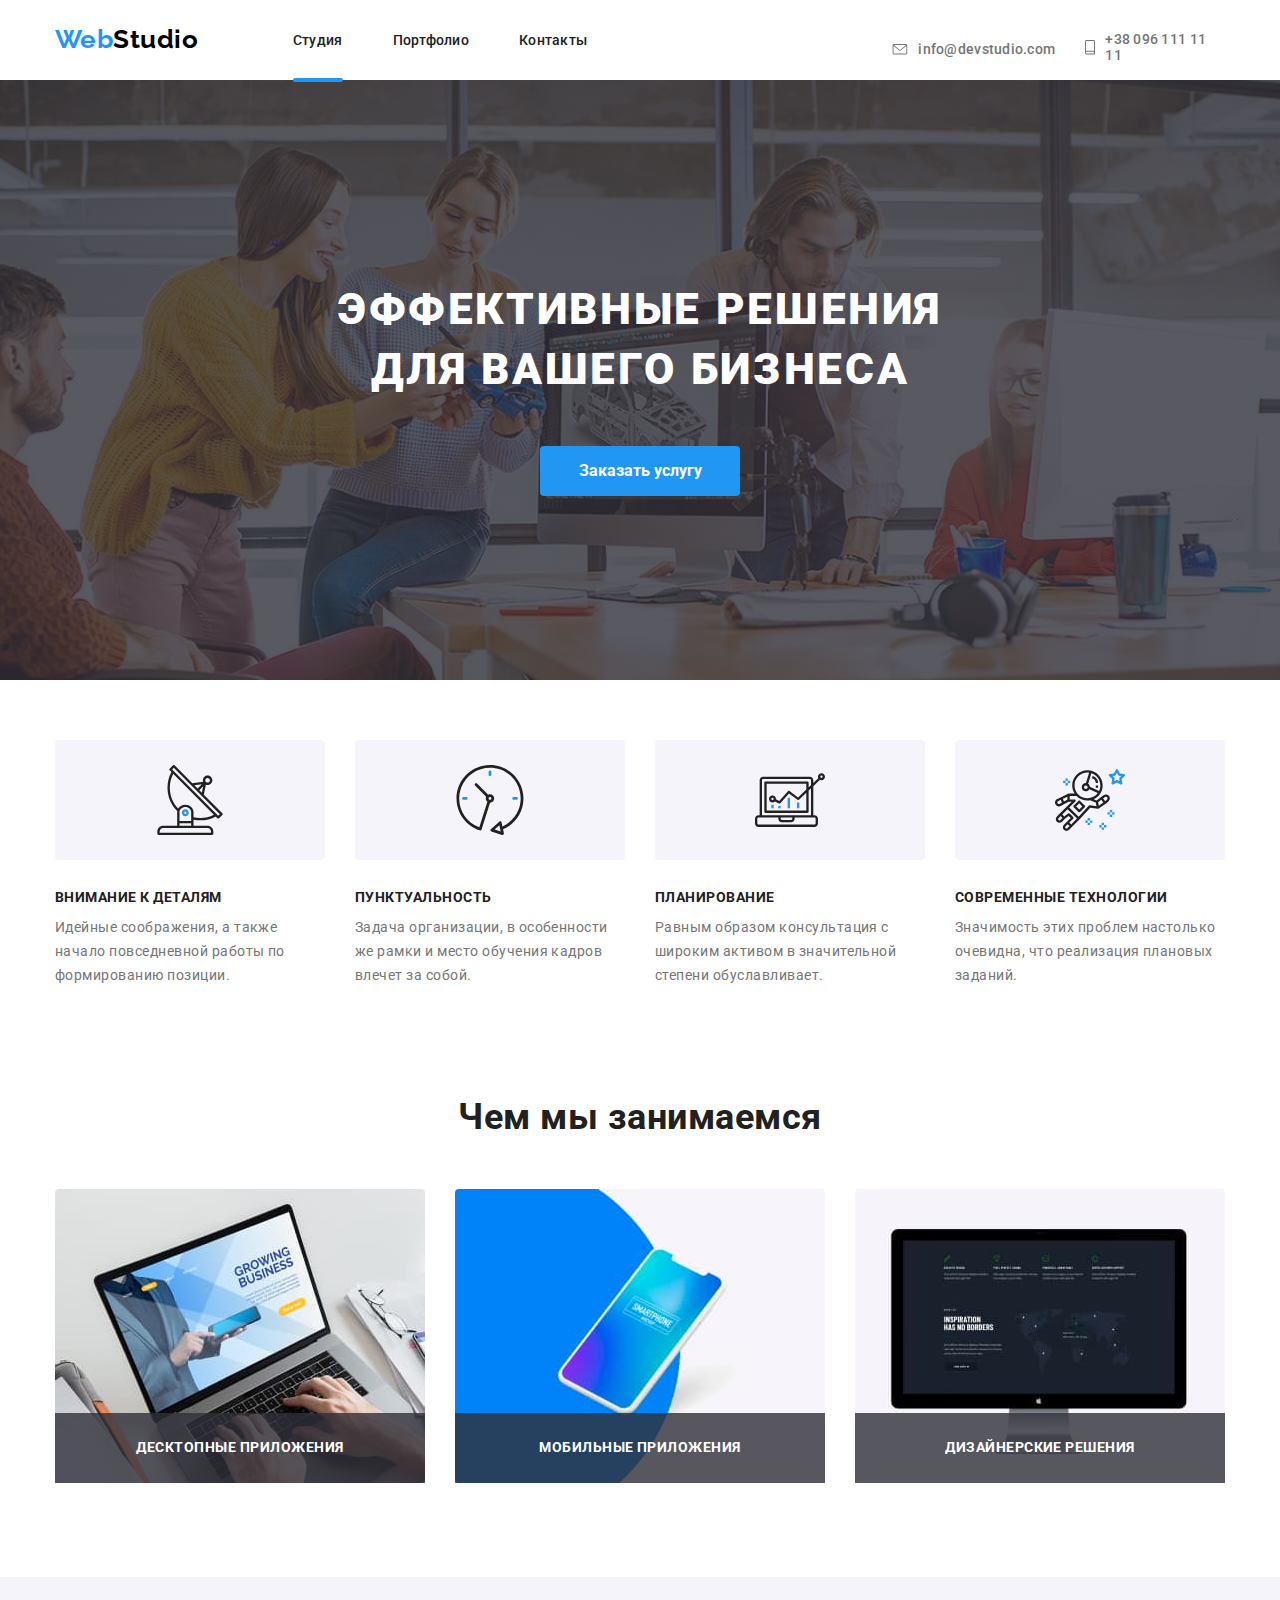
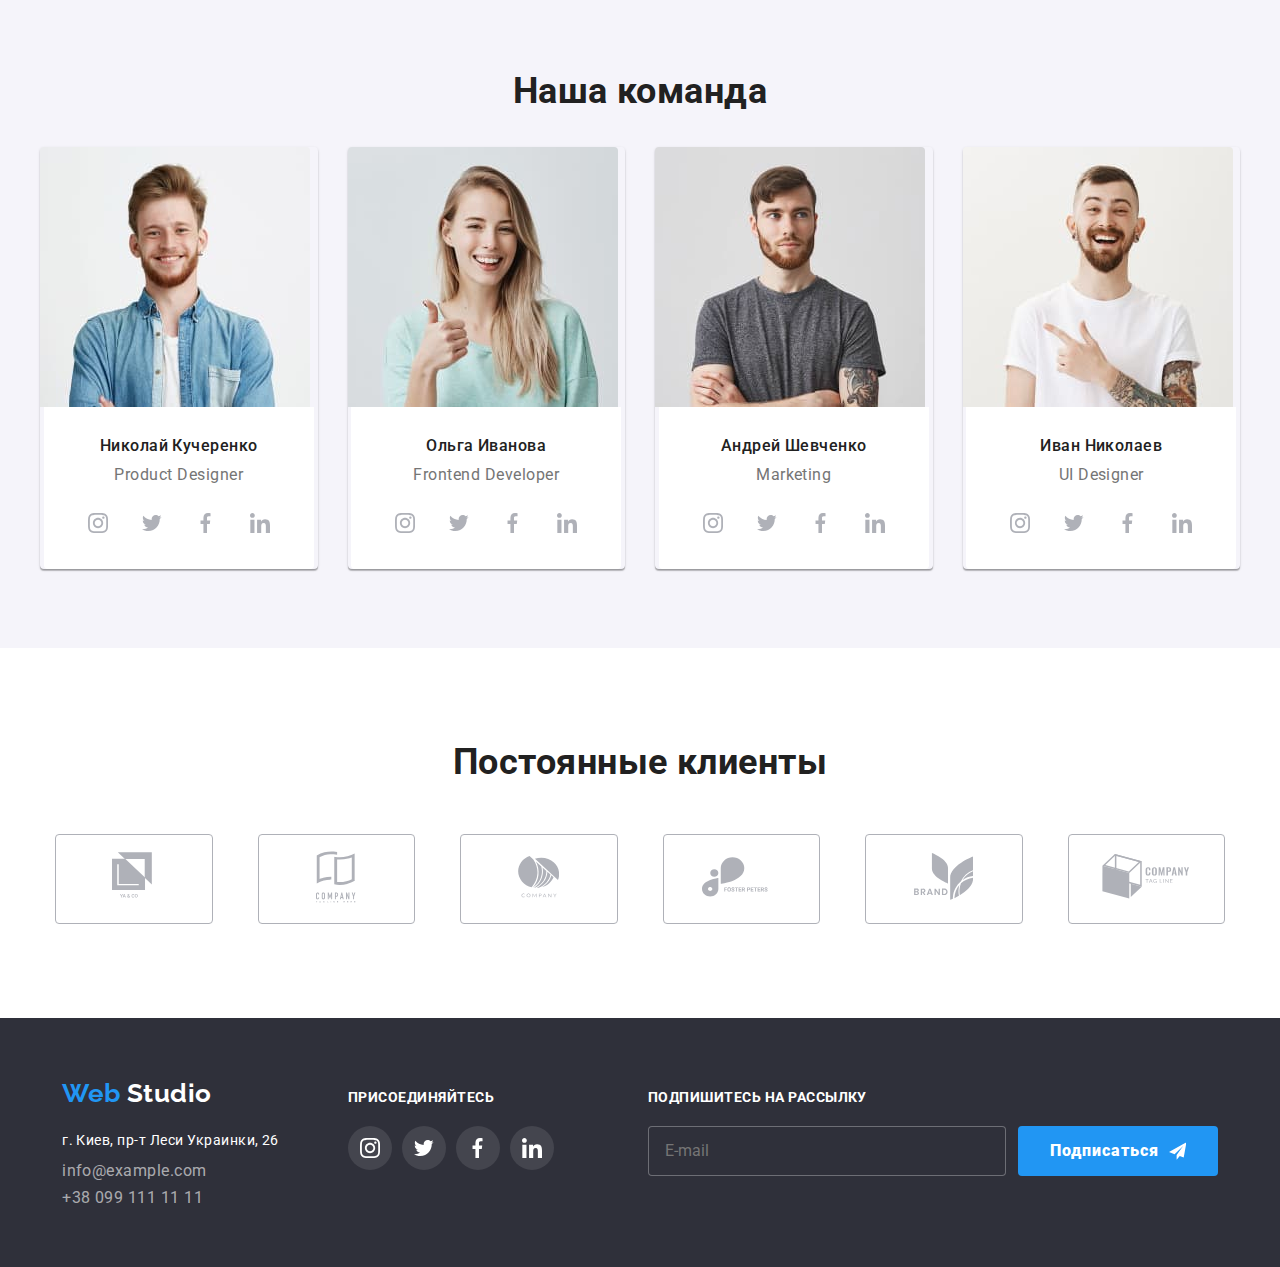
<file: index.html>
<!DOCTYPE html>
<html lang="ru">

<head>
  <meta charset="UTF-8" />
  <meta name="viewport" content="width=device-width, initial-scale=1.0" />
  <title>Студия</title>
  <link href="https://fonts.googleapis.com/css2?family=Raleway:wght@700&family=Roboto:wght@400;500;700;900&display=swap"
    rel="stylesheet" />
  <link rel="stylesheet"
    href="https://cdnjs.cloudflare.com/ajax/libs/modern-normalize/0.6.0/modern-normalize.min.css" />
  <link rel="stylesheet" href="./css/main.min.css" />
</head>

<body>
  <!-- Header -->
  <header class="page-header">
    <div class="container header">
      <a href="./index.html" class="logo">Web<span>Studio</span></a>

      <div class="mobile-menu" id="mobile-menu" data-menu>
        <nav class="header-nav">
          <ul class="nav navigation">
            <li class="item">
              <a href="./index.html" class="link current">Студия</a>
            </li>
            <li class="item">
              <a href="./portfolio.html" class="link">Портфолио</a>
            </li>
            <li class="item"><a href="" class="link">Контакты</a></li>
          </ul>
        </nav>

        <ul class="nav header-contacts">
          <li class="item">
            <a href="mailto:info@devstudio.com " class="link contacts">
              <svg class="icon cover">
                <use href="./img/sprite.svg#cover_icon"></use>
              </svg>info@devstudio.com</a>
          </li>
          <li class="item">
            <a href="tel:+380961111111" class="link contacts">
              <svg class="icon phone">
                <use href="./img/sprite.svg#phone_icon"></use>
              </svg>
              +38 096 111 11 11</a>
          </li>
        </ul>
      </div>

      <button type="button" class="menu-button" data-menu-button>
        <svg width="19" height="19" aria-label="Переключатель мобильного меню" aria-expanded="false"
          aria-controls="menu-container">
          <use class="cross-icon" href="./img/sprite.svg#close2"></use>
          <use class="menu-icon" href="./img/sprite.svg#menu"></use>
        </svg>
      </button>
    </div>
  </header>
  <main>
    <!-- Hero -->
    <section class="hero">
      <h1 class="hero-title">
        эффективные решения<br />
        для вашего бизнеса
      </h1>
      <button class="button" data-modal-open>Заказать услугу</button>
    </section>

    <!--Advantages-->
    <section class="section container">
      <h2 class="section-title visually-hidden">Преимущества</h2>
      <ul class="advantages">
        <li class="item">
          <div class="background">
            <svg class="img">
              <use href="./img/sprite.svg#antenna"></use>
            </svg>
          </div>
          <h3 class="title">Внимание к деталям</h3>
          <p class="title-text">
            Идейные соображения, а также начало повседневной работы по
            формированию позиции.
          </p>
        </li>
        <li class="item">
          <div class="background">
            <svg class="img">
              <use href="./img/sprite.svg#clock"></use>
            </svg>
          </div>
          <h3 class="title">Пунктуальность</h3>
          <p class="title-text">
            Задача организации, в особенности же рамки и место обучения кадров
            влечет за собой.
          </p>
        </li>
        <li class="item">
          <div class="background">
            <svg class="img">
              <use href="./img/sprite.svg#computer"></use>
            </svg>
          </div>
          <h3 class="title">Планирование</h3>
          <p class="title-text">
            Равным образом консультация с широким активом в значительной
            степени обуславливает.
          </p>
        </li>
        <li class="item">
          <div class="background">
            <svg class="img">
              <use href="./img/sprite.svg#cosmonaut"></use>
            </svg>
          </div>
          <h3 class="title">Современные технологии</h3>
          <p class="title-text">
            Значимость этих проблем настолько очевидна, что реализация
            плановых заданий.
          </p>
        </li>
      </ul>
    </section>

    <!-- Activity -->
    <section class="section container activity-section">
      <h2 class="section-title">Чем мы занимаемся</h2>
      <ul class="activity">
        <li class="item">
          <a href="">
            <picture>
              <source srcset="
                    ./img/desktop/laptop.jpg    1x,
                    ./img/desktop/laptop@2x.jpg 2x
                  " media="(min-width: 1200px)" />
              <img src="./img/desktop/laptop.jpg" alt="Laptop" />
            </picture>
          </a>
          <h3 class="activity-title">Десктопные приложения</h3>
        </li>
        <li class="item">
          <a href="">
            <picture>
              <source srcset="
                    ./img/desktop/phone.jpg    1x,
                    ./img/desktop/phone@2x.jpg 2x
                  " media="(min-width: 1200px)" />
              <img src="./img/desktop/phone.jpg" alt="Phone" />
            </picture>
          </a>
          <h3 class="activity-title">Мобильные приложения</h3>
        </li>
        <li class="item">
          <a href="">
            <source srcset="
                ./img/desktop/screen.jpg 1x,
                ./img/desktop/screen@2x.jpg 2x
              " media="(min-width: 1200px)" />
            <img src="./img/desktop/screen.jpg" alt="Screen" />
            </picture></a>
          <h3 class="activity-title">Дизайнерские решения</h3>
        </li>
      </ul>
    </section>

    <!-- Team -->

    <section class="section team-container" lang="en">
      <div class="team container">
        <h2 class="section-title team-title">Наша команда</h2>
        <ul class="people">
          <li class="person">
            <picture>
              <source srcset="
                    ./img/mobile/nikolay.jpg    1x,
                    ./img/mobile/nikolay@2x.jpg 2x
                  " media="(max-width: 767px)" />
              <source srcset="
                    ./img/tablet/nikolay.jpg    1x,
                    ./img/tablet/nikolay@2x.jpg 2x
                  " media="(max-width: 1199px)" />
              <source srcset="
                    ./img/desktop/nikolay.jpg    1x,
                    ./img/desktop/nikolay@2x.jpg 2x
                  " media="(min-width: 1200px)" />
              <img class="face" src="./img/mobile/nikolay.jpg" alt="Николай Кучеренко" />
            </picture>
            <div class="about-person">
              <h3 class="name">Николай Кучеренко</h3>
              <p class="profession">Product Designer</p>
              <ul class="social-network">
                <li class="item">
                  <a href="https://www.instagram.com/" target="_blank" class="team-link"><svg class="team-icon">
                      <use href="./img/sprite.svg#instagram"></use>
                    </svg></a>
                </li>
                <li class="item">
                  <a href="https://www.twitter.com/" target="_blank" class="team-link"><svg class="team-icon">
                      <use href="./img/sprite.svg#twitter"></use>
                    </svg></a>
                </li>
                <li class="item">
                  <a href="https://www.facebook.com/" target="_blank" class="team-link"><svg class="team-icon">
                      <use href="./img/sprite.svg#facebook"></use>
                    </svg></a>
                </li>
                <li class="item">
                  <a href="https://www.linkedin.com/" target="_blank" class="team-link"><svg class="team-icon">
                      <use href="./img/sprite.svg#linkedin"></use>
                    </svg></a>
                </li>
              </ul>
            </div>
          </li>
          <li class="person">
            <picture>
              <source srcset="./img/mobile/olga.jpg 1x, ./img/mobile/olga@2x.jpg 2x" media="(max-width: 767px)" />
              <source srcset="./img/tablet/olga.jpg 1x, ./img/tablet/olga@2x.jpg 2x" media="(max-width: 1199px)" />
              <source srcset="
                    ./img/desktop/olga.jpg    1x,
                    ./img/desktop/olga@2x.jpg 2x
                  " media="(min-width: 1200px)" />
              <img class="face" src="./img/mobile/olga.jpg" alt="Ольга Иванова" />
            </picture>
            <div class="about-person">
              <h3 class="name">Ольга Иванова</h3>
              <p class="profession">Frontend Developer</p>
              <ul class="social-network">
                <li class="item">
                  <a href="https://www.instagram.com/" target="_blank" class="team-link"><svg class="team-icon">
                      <use href="./img/sprite.svg#instagram"></use>
                    </svg></a>
                </li>
                <li class="item">
                  <a href="https://www.twitter.com/" target="_blank" class="team-link"><svg class="team-icon">
                      <use href="./img/sprite.svg#twitter"></use>
                    </svg></a>
                </li>
                <li class="item">
                  <a href="https://www.facebook.com/" target="_blank" class="team-link"><svg class="team-icon">
                      <use href="./img/sprite.svg#facebook"></use>
                    </svg></a>
                </li>
                <li class="item">
                  <a href="https://www.linkedin.com/" target="_blank" class="team-link"><svg class="team-icon">
                      <use href="./img/sprite.svg#linkedin"></use>
                    </svg></a>
                </li>
              </ul>
            </div>
          </li>
          <li class="person">
            <picture>
              <source srcset="
                    ./img/mobile/andrey.jpg    1x,
                    ./img/mobile/andrey@2x.jpg 2x
                  " media="(max-width: 767px)" />
              <source srcset="
                    ./img/tablet/andrey.jpg    1x,
                    ./img/tablet/andrey@2x.jpg 2x
                  " media="(max-width: 1199px)" />
              <source srcset="
                    ./img/desktop/andrey.jpg    1x,
                    ./img/desktop/andrey@2x.jpg 2x
                  " media="(min-width: 1200px)" />
              <img class="face" src="./img/mobile/andrey.jpg" alt="Андрей Шевченко" />
            </picture>
            <div class="about-person">
              <h3 class="name">Андрей Шевченко</h3>
              <p class="profession">Marketing</p>
              <ul class="social-network">
                <li class="item">
                  <a href="https://www.instagram.com/" target="_blank" class="team-link"><svg class="team-icon">
                      <use href="./img/sprite.svg#instagram"></use>
                    </svg></a>
                </li>
                <li class="item">
                  <a href="https://www.twitter.com/" target="_blank" class="team-link"><svg class="team-icon">
                      <use href="./img/sprite.svg#twitter"></use>
                    </svg></a>
                </li>
                <li class="item">
                  <a href="https://www.facebook.com/" target="_blank" class="team-link"><svg class="team-icon">
                      <use href="./img/sprite.svg#facebook"></use>
                    </svg></a>
                </li>
                <li class="item">
                  <a href="https://www.linkedin.com/" target="_blank" class="team-link"><svg class="team-icon">
                      <use href="./img/sprite.svg#linkedin"></use>
                    </svg></a>
                </li>
              </ul>
            </div>
          </li>
          <li class="person">
            <picture>
              <source srcset="./img/mobile/ivan.jpg 1x, ./img/mobile/ivan@2x.jpg 2x" media="(max-width: 767px)" />
              <source srcset="./img/tablet/ivan.jpg 1x, ./img/tablet/ivan@2x.jpg 2x" media="(max-width: 1199px)" />
              <source srcset="
                    ./img/desktop/ivan.jpg    1x,
                    ./img/desktop/ivan@2x.jpg 2x
                  " media="(min-width: 1200px)" />
              <img class="face" src="./img/mobile/ivan.jpg" alt="Иван Николаев" />
            </picture>
            <div class="about-person">
              <h3 class="name">Иван Николаев</h3>
              <p class="profession">UI Designer</p>
              <ul class="social-network">
                <li class="item">
                  <a href="https://www.instagram.com/" target="_blank" class="team-link"><svg class="team-icon">
                      <use href="./img/sprite.svg#instagram"></use>
                    </svg></a>
                </li>
                <li class="item">
                  <a href="https://www.twitter.com/" target="_blank" class="team-link"><svg class="team-icon">
                      <use href="./img/sprite.svg#twitter"></use>
                    </svg></a>
                </li>
                <li class="item">
                  <a href="https://www.facebook.com/" target="_blank" class="team-link"><svg class="team-icon">
                      <use href="./img/sprite.svg#facebook"></use>
                    </svg></a>
                </li>
                <li class="item">
                  <a href="https://www.linkedin.com/" target="_blank" class="team-link"><svg class="team-icon">
                      <use href="./img/sprite.svg#linkedin"></use>
                    </svg></a>
                </li>
              </ul>
            </div>
          </li>
        </ul>
      </div>
    </section>

    <!-- Customers -->
    <section class="section container">
      <h2 class="section-title">Постоянные клиенты</h2>
      <ul class="customers">
        <li class="item">
          <a href="">
            <svg class="icon company1">
              <use href="./img/sprite.svg#company1"></use>
            </svg></a>
        </li>
        <li class="item">
          <a href=""><svg class="icon company2">
              <use href="./img/sprite.svg#company2"></use>
            </svg></a>
        </li>
        <li class="item">
          <a href="">
            <svg class="icon company3">
              <use href="./img/sprite.svg#company3"></use>
            </svg></a>
        </li>
        <li class="item">
          <a href="">
            <svg class="icon company4">
              <use href="./img/sprite.svg#company4"></use>
            </svg></a>
        </li>
        <li class="item">
          <a href="">
            <svg class="icon company5">
              <use href="./img/sprite.svg#company5"></use>
            </svg></a>
        </li>
        <li class="item">
          <a href="">
            <svg class="icon company6">
              <use href="./img/sprite.svg#company6"></use>
            </svg></a>
        </li>
      </ul>
    </section>
  </main>

  <!-- Footer -->
  <footer>
    <div class="footer container">
      <div class="footer-contacts">
        <a href="./index.html" class="logo logo-footer">Web <span>Studio</span></a>
        <address>
          <a href="https://www.google.com/maps/place/%D0%B1%D1%83%D0%BB.+%D0%9B%D0%B5%D1%81%D0%B8+%D0%A3%D0%BA%D1%80%D0%B0%D0%B8%D0%BD%D0%BA%D0%B8,+26,+%D0%9A%D0%B8%D0%B5%D0%B2,+02000/@50.4265807,30.5361971,17z/data=!3m1!4b1!4m5!3m4!1s0x40d4cf0e033ecbe9:0x57a4dffefec77da0!8m2!3d50.4265807!4d30.5383858"
            class="address" target="_blank">г. Киев, пр-т Леси Украинки, 26</a><br />
          <a href="mailto:info@example.com" class="link mail">info@example.com</a><br />
          <a href="tel:+380991111111" class="link tel">+38 099 111 11 11</a>
        </address>
      </div>
      <div class="follow-us">
        <h2 class="footer-title">присоединяйтесь</h2>
        <ul class="social-networks">
          <li class="item">
            <a href="https://www.instagram.com/" class="link" target="_blank" aria-label="Ссылка на Instagram">
              <svg class="footer-icon">
                <use href="./img/sprite.svg#instagram"></use>
              </svg></a>
          </li>
          <li class="item">
            <a href="https://www.twitter.com/" class="link" target="_blank" aria-label="Ссылка на Twitter">
              <svg class="footer-icon">
                <use href="./img/sprite.svg#twitter"></use>
              </svg></a>
          </li>
          <li class="item">
            <a href="https://www.facebook.com/" class="link" target="_blank" aria-label="Ссылка на Facebook">
              <svg class="footer-icon">
                <use href="./img/sprite.svg#facebook"></use>
              </svg></a>
          </li>
          <li class="item">
            <a href="https://www.linkedin.com/" class="link" target="_blank" aria-label="Ссылка на LinkedIn"><svg
                class="footer-icon">
                <use href="./img/sprite.svg#linkedin"></use>
              </svg></a>
          </li>
        </ul>
      </div>
      <div class="subscribe">
        <h2 class="footer-title">подпишитесь на рассылку</h2>
        <form class="footer-form">
          <label class="e-mail-label" for="e-mail"></label>
          <input class="email-input" type="email" name="e-mail" id="e-mail" placeholder="E-mail" />
          <button class="button-footer">Подписаться<svg class="plane">
              <use href="./img/sprite.svg#plane"></use>
            </svg>
          </button>
        </form>
      </div>
    </div>
    <!-- <p class="copiright">2020 | Developed by GoIT Students</p> -->
  </footer>

  <!-- Modal -->
  <div class="backdrop is-hidden" data-modal>
    <div class="modal">
      <h2 class="modal-title">Оставьте свои данные, мы вам перезвоним</h2>
      <form action="" class="form">
        <div class="form-field">
          <input class="form-input" type="text" name="name" id="name" autofocus autocomplete="on" placeholder=" " />
          <label class="form-label" for="name">Имя</label>
          <svg class="icon-form">
            <use href="./img/sprite.svg#person-modal"></use>
          </svg>
        </div>

        <div class="form-field">
          <input class="form-input" type="tel" name="tel" id="tel" autocomplete="on" placeholder=" " />
          <label class="form-label" for="tel">Телефон</label>
          <svg class="icon-form">
            <use href="./img/sprite.svg#phone-modal"></use>
          </svg>
        </div>

        <div class="form-field">
          <input class="form-input" type="email" name="mail" id="mail" autocomplete="on" placeholder=" " />
          <label class="form-label" for="mail">Почта</label>
          <svg class="icon-form">
            <use href="./img/sprite.svg#email-modal"></use>
          </svg>
        </div>

        <div class="form-field">
          <textarea name="comment" id="comment" rows="10" class="form-texterea" placeholder=" "></textarea>
          <label class="comment-label" for="comment">Комментарий</label>
        </div>

        <label class="checkbox-label">
          <input class="checkbox" type="checkbox" name="agree" value="accept-policy" />
          <span class="checkbox-icon"></span>
          <p class="agree">
            Соглашаюсь с рассылкой и принимаю <a href="">Условия договора</a>
          </p>
        </label>

        <button class="button-modal" type="submit">Отправить</button>
      </form>
      <button type="button" class="close" data-modal-close>
        <svg class="icon-close">
          <use href="./img/sprite.svg#close"></use>
        </svg>
      </button>
    </div>
  </div>
  <script src="./js/modal.js"></script>
  <script src="./js/menu.js"></script>
</body>

</html>
</file>
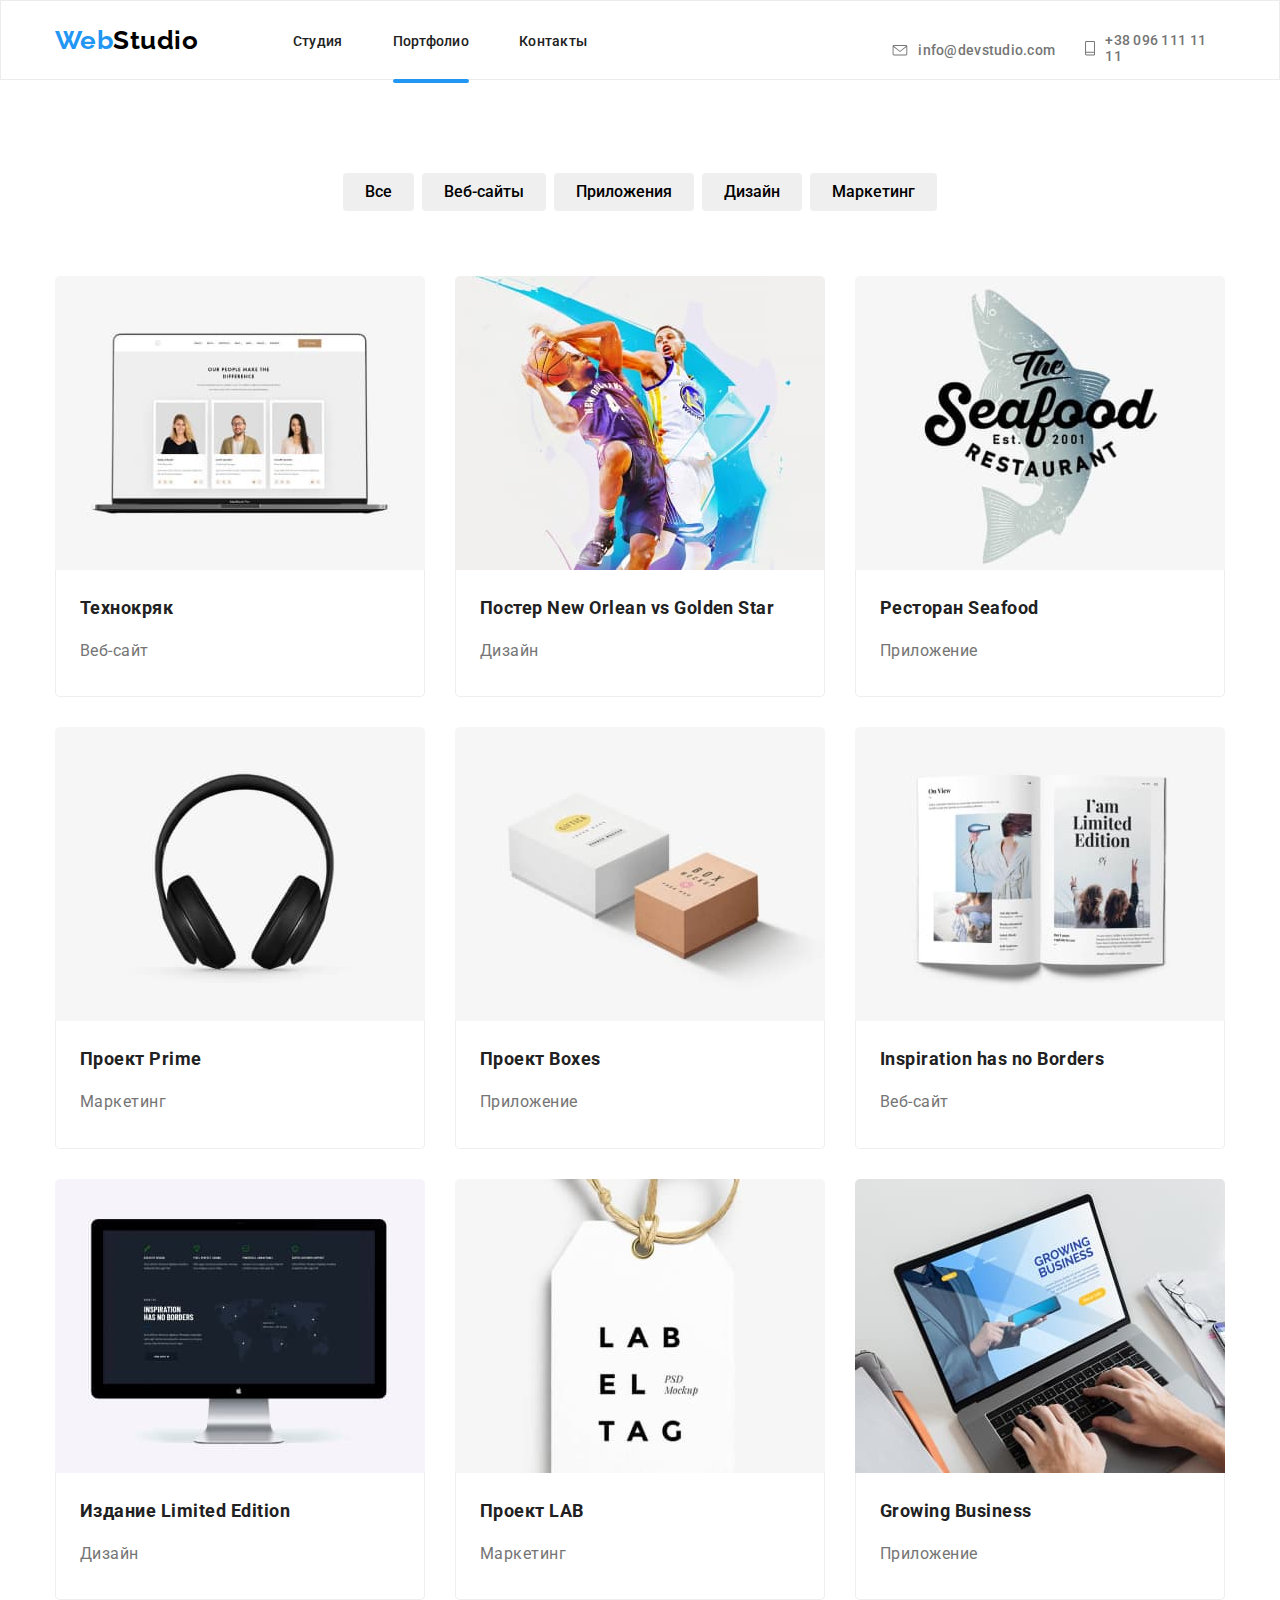
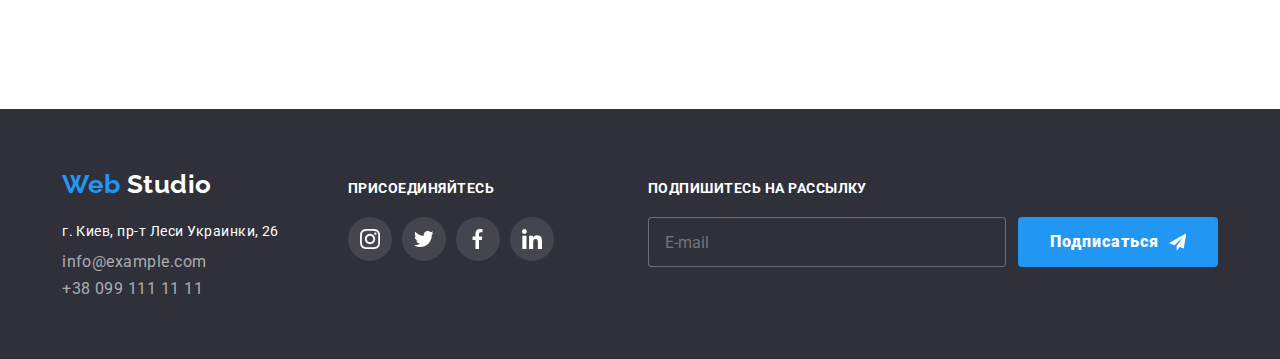
<file: portfolio.html>
<!DOCTYPE html>
<html lang="ru">

<head>
  <meta charset="UTF-8" />
  <meta name="viewport" content="width=device-width, initial-scale=1.0" />
  <title>Студия</title>
  <link href="https://fonts.googleapis.com/css2?family=Raleway:wght@700&family=Roboto:wght@400;500;700;900&display=swap"
    rel="stylesheet" />
  <link rel="stylesheet"
    href="https://cdnjs.cloudflare.com/ajax/libs/modern-normalize/0.6.0/modern-normalize.min.css" />
  <link rel="stylesheet" href="./css/portfolio.min.css" />
</head>

<body>
  <!-- Header -->
  <header class="page-header header-wrapper">
    <div class="container header">
      <a href="./index.html" class="logo">Web<span>Studio</span></a>

      <div class="mobile-menu" id="mobile-menu" data-menu>
        <nav class="header-nav">
          <ul class="nav navigation">
            <li class="item">
              <a href="./index.html" class="link">Студия</a>
            </li>
            <li class="item">
              <a href="./portfolio.html" class="link current">Портфолио</a>
            </li>
            <li class="item"><a href="" class="link">Контакты</a></li>
          </ul>
        </nav>

        <ul class="nav header-contacts">
          <li class="item">
            <a href="mailto:info@devstudio.com " class="link contacts">
              <svg class="icon cover">
                <use href="./img/sprite.svg#cover_icon"></use>
              </svg>info@devstudio.com</a>
          </li>
          <li class="item">
            <a href="tel:+380961111111" class="link contacts">
              <svg class="icon phone">
                <use href="./img/sprite.svg#phone_icon"></use>
              </svg>
              +38 096 111 11 11</a>
          </li>
        </ul>
      </div>

      <button type="button" class="menu-button" data-menu-button>
        <svg width="19" height="19" aria-label="Переключатель мобильного меню" aria-expanded="false"
          aria-controls="menu-container">
          <use class="cross-icon" href="./img/sprite.svg#close2"></use>
          <use class="menu-icon" href="./img/sprite.svg#menu"></use>
        </svg>
      </button>
    </div>
  </header>
  <main>
    <!-- Buttons-filter -->
    <section>
      <h1 class="section-title visually-hidden">Наши работы</h1>
      <ul class="filter container">
        <li class="item">
          <button type="button" class="button-portfolio">Все</button>
        </li>
        <li class="item">
          <button type="button" class="button-portfolio">Веб-сайты</button>
        </li>
        <li class="item">
          <button type="button" class="button-portfolio">Приложения</button>
        </li>
        <li class="item">
          <button type="button" class="button-portfolio">Дизайн</button>
        </li>
        <li class="item">
          <button type="button" class="button-portfolio">Маркетинг</button>
        </li>
      </ul>
      <!-- Works -->
      <ul class="works container">
        <li class="item">
          <div class="thumb">
            <div class="project">
              <a href="" target="_blank">
                <picture>
                  <source srcset="
                  ./img-portfolio/mobile/001.jpg 1x,
                  ./img-portfolio/mobile/001@2x.jpg 2x" media="(max-width: 767px)" />
                  <source srcset="
                  ./img-portfolio/tablet/001.jpg 1x,
                  ./img-portfolio/tablet/001@2x.jpg 2x" media="(max-width: 1199px)" />
                  <source srcset="
                  ./img-portfolio/desktop/001.jpg 1x,
                  ./img-portfolio/desktop/001@2x.jpg 2x" media="(min-width: 1200px)" />
                  <img src="./img-portfolio/mobile/001.jpg" alt="Технокряк" />
                </picture>
              </a>

              <p class="description">
                Технокряк это современная площадка распространения коронавируса.
                Компании используют эту платформу для цифрового шпионажа и атак
                на защищённые сервера конкурентов.
              </p>
            </div>
            <div class="about-work">
              <h2 class="project-name">Технокряк</h2>
              <p class="type">Веб-сайт</p>
            </div>
          </div>
        </li>
        <li class="item">
          <div class="thumb">
            <div class="project">
              <a href="" target="_blank">
                <picture>
                  <source srcset="
                    ./img-portfolio/mobile/002.jpg 1x,
                    ./img-portfolio/mobile/002@2x.jpg 2x
                  " media="(max-width: 767px)" />
                  <source srcset="
                    ./img-portfolio/tablet/002.jpg 1x,
                    ./img-portfolio/tablet/002@2x.jpg 2x
                  " media="(max-width: 1199px)" />
                  <source srcset="
                    ./img-portfolio/desktop/002.jpg 1x,
                    ./img-portfolio/desktop/002@2x.jpg 2x
                  " media="(min-width: 1200px)" />
                  <img src="./img-portfolio/mobile/002.jpg" alt="New Orlean vs Golden Star" />
                </picture>
              </a>
              <p class="description">
                Технокряк это современная площадка распространения сифилиса.
                Компании используют эту платформу для цифрового шпионажа и атак
                на защищённые сервера конкурентов.
              </p>
            </div>
            <div class="about-work">
              <h2 class="project-name">Постер New Orlean vs Golden Star</h2>
              <p class="type">Дизайн</p>
            </div>
          </div>
        </li>
        <li class="item">
          <div class="thumb">
            <div class="project">
              <a href="" target="_blank">
                <picture>
                  <source srcset="
                    ./img-portfolio/mobile/003.jpg 1x,
                    ./img-portfolio/mobile/003@2x.jpg 2x
                  " media="(max-width: 767px)" />
                  <source srcset="
                    ./img-portfolio/tablet/003.jpg 1x,
                    ./img-portfolio/tablet/003@2x.jpg 2x
                  " media="(max-width: 1199px)" />
                  <source srcset="
                    ./img-portfolio/desktop/003.jpg 1x,
                    ./img-portfolio/desktop/003@2x.jpg 2x
                  " media="(min-width: 1200px)" />
                  <img src="./img-portfolio/mobile/003.jpg" alt="Seafood" />
                </picture>
              </a>
              <p class="description">
                Технокряк это современная площадка распространения гонореи.
                Компании используют эту платформу для цифрового шпионажа и атак
                на защищённые сервера конкурентов.
              </p>
            </div>
            <div class="about-work">
              <h2 class="project-name">Ресторан Seafood</h2>
              <p class="type">Приложение</p>
            </div>
          </div>
        </li>
        <li class="item">
          <div class="thumb">
            <div class="project">
              <a href="" target="_blank">
                <picture>
                  <source srcset="
                     ./img-portfolio/mobile/004.jpg 1x,
                     ./img-portfolio/mobile/004@2x.jpg 2x
                   " media="(max-width: 767px)" />
                  <source srcset="
                     ./img-portfolio/tablet/004.jpg 1x,
                     ./img-portfolio/tablet/004@2x.jpg 2x
                   " media="(max-width: 1199px)" />
                  <source srcset="
                     ./img-portfolio/desktop/004.jpg 1x,
                     ./img-portfolio/desktop/004@2x.jpg 2x
                   " media="(min-width: 1200px)" />
                  <img src="./img-portfolio/mobile/004.jpg" alt="Prime" />
                </picture>
              </a>
              <p class="description">
                Технокряк это современная площадка распространения хламидиоза.
                Компании используют эту платформу для цифрового шпионажа и атак
                на защищённые сервера конкурентов.
              </p>
            </div>
            <div class="about-work">
              <h2 class="project-name">Проект Prime</h2>
              <p class="type">Маркетинг</p>
            </div>
          </div>
        </li>
        <li class="item">
          <div class="thumb">
            <div class="project">
              <a href="" target="_blank">
                <picture>
                  <source srcset="
                    ./img-portfolio/mobile/005.jpg 1x,
                    ./img-portfolio/mobile/005@2x.jpg 2x
                  " media="(max-width: 767px)" />
                  <source srcset="
                    ./img-portfolio/tablet/005.jpg 1x,
                    ./img-portfolio/tablet/005@2x.jpg 2x
                  " media="(max-width: 1199px)" />
                  <source srcset="
                    ./img-portfolio/desktop/005.jpg 1x,
                    ./img-portfolio/desktop/005@2x.jpg 2x
                  " media="(min-width: 1200px)" />
                  <img src="./img-portfolio/mobile/005.jpg" alt="Boxes" />
                </picture>
              </a>
              <p class="description">
                Технокряк это современная площадка распространения глаукомы.
                Компании используют эту платформу для цифрового шпионажа и атак
                на защищённые сервера конкурентов.
              </p>
            </div>
            <div class="about-work">
              <h2 class="project-name">Проект Boxes</h2>
              <p class="type">Приложение</p>
            </div>
          </div>
        </li>
        <li class="item">
          <div class="thumb">
            <div class="project">
              <a href="" target="_blank">
                <picture>
                  <source srcset="
                    ./img-portfolio/mobile/006.jpg 1x,
                    ./img-portfolio/mobile/006@2x.jpg 2x
                  " media="(max-width: 767px)" />
                  <source srcset="
                    ./img-portfolio/tablet/006.jpg 1x,
                    ./img-portfolio/tablet/006@2x.jpg 2x
                  " media="(max-width: 1199px)" />
                  <source srcset="
                    ./img-portfolio/desktop/006.jpg 1x,
                    ./img-portfolio/desktop/006@2x.jpg 2x
                  " media="(min-width: 1200px)" />
                  <img src="./img-portfolio/mobile/006.jpg" alt="Inspiration has no Borders" />
                </picture>
              </a>
              <p class="description">
                Технокряк это современная площадка распространения чумы.
                Компании используют эту платформу для цифрового шпионажа и атак
                на защищённые сервера конкурентов.
              </p>
            </div>
            <div class="about-work">
              <h2 class="project-name">Inspiration has no Borders</h2>
              <p class="type">Веб-сайт</p>
            </div>
          </div>
        </li>
        <li class="item">
          <div class="thumb">
            <div class="project">
              <a href="" target="_blank">
                <picture>
                  <source srcset="
                    ./img-portfolio/mobile/007.jpg 1x,
                    ./img-portfolio/mobile/007@2x.jpg 2x
                  " media="(max-width: 767px)" />
                  <source srcset="
                    ./img-portfolio/tablet/007.jpg 1x,
                    ./img-portfolio/tablet/007@2x.jpg 2x
                  " media="(max-width: 1199px)" />
                  <source srcset="
                    ./img-portfolio/desktop/007.jpg 1x,
                    ./img-portfolio/desktop/007@2x.jpg 2x
                  " media="(min-width: 1200px)" />
                  <img src="./img-portfolio/mobile/007.jpg" alt="Limited Edition" />
                </picture>
              </a>
              <p class="description">
                Технокряк это современная площадка распространения сибирской
                язвы. Компании используют эту платформу для цифрового шпионажа и
                атак на защищённые сервера конкурентов.
              </p>
            </div>
            <div class="about-work">
              <h2 class="project-name">Издание Limited Edition</h2>
              <p class="type">Дизайн</p>
            </div>
          </div>
        </li>
        <li class="item">
          <div class="thumb">
            <div class="project">
              <a href="" target="_blank">
                <picture>
                  <source srcset="
                     ./img-portfolio/mobile/008.jpg 1x,
                     ./img-portfolio/mobile/008@2x.jpg 2x
                   " media="(max-width: 767px)" />
                  <source srcset="
                     ./img-portfolio/tablet/008.jpg 1x,
                     ./img-portfolio/tablet/008@2x.jpg 2x
                   " media="(max-width: 1199px)" />
                  <source srcset="
                     ./img-portfolio/desktop/008.jpg 1x,
                     ./img-portfolio/desktop/008@2x.jpg 2x
                   " media="(min-width: 1200px)" />
                  <img src="./img-portfolio/mobile/008.jpg" alt="LAB" />
                </picture>
              </a>
              <p class="description">
                Технокряк это современная площадка распространения гепетита.
                Компании используют эту платформу для цифрового шпионажа и атак
                на защищённые сервера конкурентов.
              </p>
            </div>
            <div class="about-work">
              <h2 class="project-name">Проект LAB</h2>
              <p class="type">Маркетинг</p>
            </div>
          </div>
        </li>
        <li class="item">
          <div class="thumb">
            <div class="project">
              <a href="" target="_blank">
                <picture>
                  <source srcset="
                      ./img-portfolio/mobile/009.jpg 1x,
                      ./img-portfolio/mobile/009@2x.jpg 2x
                    " media="(max-width: 767px)" />
                  <source srcset="
                      ./img-portfolio/tablet/009.jpg 1x,
                      ./img-portfolio/tablet/009@2x.jpg 2x
                    " media="(max-width: 1199px)" />
                  <source srcset="
                      ./img-portfolio/desktop/009.jpg 1x,
                      ./img-portfolio/desktop/009@2x.jpg 2x
                    " media="(min-width: 1200px)" />
                  <img src="./img-portfolio/mobile/009.jpg" alt="Growing Business" />
                </picture>
              </a>
              <p class="description">
                Технокряк это современная площадка распространения гриппа.
                Компании используют эту платформу для цифрового шпионажа и атак
                на защищённые сервера конкурентов.
              </p>
            </div>
            <div class="about-work">
              <h2 class="project-name">Growing Business</h2>
              <p class="type">Приложение</p>

            </div>
          </div>
        </li>
      </ul>
    </section>
  </main>

  <!-- Footer -->
  <footer>
    <div class="footer container">
      <div class="footer-contacts">
        <a href="./index.html" class="logo-footer">Web <span>Studio</span></a>
        <address>
          <a href="https://www.google.com/maps/place/%D0%B1%D1%83%D0%BB.+%D0%9B%D0%B5%D1%81%D0%B8+%D0%A3%D0%BA%D1%80%D0%B0%D0%B8%D0%BD%D0%BA%D0%B8,+26,+%D0%9A%D0%B8%D0%B5%D0%B2,+02000/@50.4265807,30.5361971,17z/data=!3m1!4b1!4m5!3m4!1s0x40d4cf0e033ecbe9:0x57a4dffefec77da0!8m2!3d50.4265807!4d30.5383858"
            class="address" target="_blank">г. Киев, пр-т Леси Украинки, 26</a><br />
          <a href="mailto:info@example.com" class="link mail">info@example.com</a><br />
          <a href="tel:+380991111111" class="link tel">+38 099 111 11 11</a>
        </address>
      </div>
      <div class="follow-us">
        <h2 class="footer-title">присоединяйтесь</h2>
        <ul class="social-networks">
          <li class="item">
            <a href="https://www.instagram.com/" class="link" target="_blank" aria-label="Ссылка на Instagram">
              <svg class="footer-icon">
                <use href="./img/sprite.svg#instagram"></use>
              </svg></a>
          </li>
          <li class="item">
            <a href="https://www.twitter.com/" class="link" target="_blank" aria-label="Ссылка на Twitter">
              <svg class="footer-icon">
                <use href="./img/sprite.svg#twitter"></use>
              </svg></a>
          </li>
          <li class="item">
            <a href="https://www.facebook.com/" class="link" target="_blank" aria-label="Ссылка на Facebook">
              <svg class="footer-icon">
                <use href="./img/sprite.svg#facebook"></use>
              </svg></a>
          </li>
          <li class="item">
            <a href="https://www.linkedin.com/" class="link" target="_blank" aria-label="Ссылка на LinkedIn"><svg
                class="footer-icon">
                <use href="./img/sprite.svg#linkedin"></use>
              </svg></a>
          </li>
        </ul>
      </div>
      <div class="subscribe">
        <h2 class="footer-title">подпишитесь на рассылку</h2>
        <form class="footer-form">
          <label class="e-mail-label" for="e-mail"></label>
          <input class="email-input" type="email" name="e-mail" id="e-mail" placeholder="E-mail">
          <button class="button-footer">
            Подписаться
            <svg class="plane">
              <use href="./img/sprite.svg#plane"></use>
            </svg>
          </button>
        </form>
      </div>
    </div>
    <!-- <p class="copiright">2020 | Developed by GoIT Students</p> -->
  </footer>
  <script src="./js/modal.js"></script>
  <script src="./js/menu.js"></script>
</body>

</html>
</file>
<file: css/main.min.css>
body{font-family:Roboto, sans-serif;letter-spacing:0.03em;background-color:#fff;color:#212121}li{list-style:none}a{text-decoration:none;margin:0;padding:0}p{color:#757575}section{padding-bottom:60px}@media screen and (min-width: 1200px){section{padding-bottom:94px}}img{display:block;max-width:100%;height:auto}.container{margin-left:auto;margin-right:auto;padding-left:15px;padding-right:15px}@media screen and (min-width: 480px){.container{width:480px}}@media screen and (min-width: 768px){.container{width:768px}}@media screen and (min-width: 1200px){.container{width:1200px}}.section:last-child{padding-top:94px}.section-title{font-weight:700;font-size:28px;line-height:1.18;text-align:center;margin-top:0;margin-bottom:50px}@media screen and (min-width: 1200px){.section-title{font-size:36px;line-height:1.16}}.footer-title{margin-top:0;margin-bottom:20px;color:#fff;font-weight:700;font-size:14px;line-height:1.14;text-transform:uppercase}@media screen and (max-width: 1199px){.footer-title{text-align:center}}.visually-hidden{position:absolute;width:1px;height:1px;margin:-1px;border:0;padding:0;clip:rect(0 0 0 0);overflow:hidden}.button,.button-footer,.button-modal{display:inline-block;height:50px;width:200px;border-radius:4px;border:none;color:#fff;background-color:#2196f3;text-align:center;cursor:pointer}.navigation,.navigation .link,.header-contacts,.menu-button,.advantages{padding:0;margin:0}.activity,.social-network,.customers{display:-webkit-box;display:-ms-flexbox;display:flex;padding:0;margin:0}.advantages .background,.team-link,.customers .item,.social-networks,.social-networks .link,.checkbox-label{display:-webkit-box;display:-ms-flexbox;display:flex;-webkit-box-pack:center;-ms-flex-pack:center;justify-content:center;-webkit-box-align:center;-ms-flex-align:center;align-items:center}.backdrop.is-hidden{opacity:0;pointer-events:none;visibility:hidden;-webkit-transform:translate(-50%, -50%) scale(0);transform:translate(-50%, -50%) scale(0)}.page-header{min-height:60px;margin-bottom:0px}@media screen and (min-width: 768px){.page-header{height:80px;display:-webkit-box;display:-ms-flexbox;display:flex}}.header{display:-webkit-box;display:-ms-flexbox;display:flex;-webkit-box-align:center;-ms-flex-align:center;align-items:center;-webkit-box-pack:justify;-ms-flex-pack:justify;justify-content:space-between;height:60px;position:relative}@media screen and (min-width: 768px){.header{height:80px}}.header-wrapper{border:1px solid #ececec}.mobile-menu{-webkit-box-shadow:0px 1px 3px rgba(0,0,0,0.16),0px 2px 4px rgba(0,0,0,0.08),0px 4px 8px rgba(0,0,0,0.04);box-shadow:0px 1px 3px rgba(0,0,0,0.16),0px 2px 4px rgba(0,0,0,0.08),0px 4px 8px rgba(0,0,0,0.04)}@media screen and (max-width: 767px){.mobile-menu{background-color:#fff;display:none;position:absolute;z-index:1;top:100%;left:0;width:100vw;height:100vh;text-align:center;padding-top:60px;padding-bottom:60px}.mobile-menu.is-open{display:block}}@media screen and (min-width: 768px){.mobile-menu{-webkit-box-shadow:none;box-shadow:none;display:-webkit-box;display:-ms-flexbox;display:flex;height:100%}}@media screen and (min-width: 1200px){.mobile-menu{-webkit-box-pack:justify;-ms-flex-pack:justify;justify-content:space-between}}@media screen and (max-width: 767px){.navigation{margin-bottom:60px}.navigation .item:not(:last-child){margin-bottom:40px}}@media screen and (min-width: 768px){.navigation{display:-webkit-box;display:-ms-flexbox;display:flex;margin-right:84px}}@media screen and (min-width: 1200px){.navigation{margin-right:305px}}@media screen and (min-width: 768px){.navigation .item+.item{margin-left:50px}}.navigation .link{display:inline-block;color:#212121;font-weight:500;font-size:18px;line-height:1.16;letter-spacing:0.02em;-webkit-transition:color 250ms cubic-bezier(0.4, 0, 0.2, 1);transition:color 250ms cubic-bezier(0.4, 0, 0.2, 1)}.navigation .link:hover,.navigation .link:focus{color:#2196f3}@media screen and (min-width: 768px){.navigation .link{position:relative;padding-top:33px;padding-bottom:33px;font-size:14px;line-height:1.14}}.current{color:#2196f3}.current::after{content:"";display:block;bottom:0;left:0;margin-top:8px;background-color:#2196f3;background-size:auto;width:100%;height:4px;border-radius:2px;cursor:pointer}@media screen and (min-width: 768px){.current::after{position:absolute}}.logo{width:141px;font-family:Raleway,sans-serif;font-weight:700;font-size:24px;line-height:1.16;color:#2196f3}@media screen and (min-width: 768px) and (max-width: 1199px){.logo{margin-right:81px;padding-top:26px;padding-bottom:26px}}@media screen and (min-width: 1200px){.logo{margin-right:85px;width:153px;font-size:26px;line-height:1.2;margin-right:85px;padding-top:24px;padding-bottom:25px}}.logo>span{color:#000}@media screen and (min-width: 768px){.header-contacts{display:-webkit-box;display:-ms-flexbox;display:flex;-webkit-box-pack:justify;-ms-flex-pack:justify;justify-content:space-between;-ms-flex-wrap:wrap;flex-wrap:wrap;margin-left:auto;padding-top:21px;padding-bottom:21px}}@media screen and (min-width: 1200px){.header-contacts{-ms-flex-wrap:nowrap;flex-wrap:nowrap;-webkit-box-align:baseline;-ms-flex-align:baseline;align-items:baseline;margin-left:auto;padding-top:32px;padding-bottom:32px}}.header-contacts .item+.item{margin-top:16px}@media screen and (min-width: 768px){.header-contacts .item+.item{margin-left:0;margin-top:10px;margin-bottom:0px}}@media screen and (min-width: 1200px){.header-contacts .item+.item{margin-left:30px;margin-top:0;margin-bottom:0}}.contacts{color:#757575;letter-spacing:0.02em;font-weight:500;font-size:18px;line-height:1.16;-webkit-transition:background-color 250ms cubic-bezier(0.4, 0, 0.2, 1);transition:background-color 250ms cubic-bezier(0.4, 0, 0.2, 1)}.contacts:hover,.contacts:focus{color:#2196f3}.contacts.icon:hover,.contacts.icon:focus{--color4: $accentColor}@media screen and (min-width: 768px){.contacts{display:-webkit-box;display:-ms-flexbox;display:flex;-webkit-box-align:center;-ms-flex-align:center;align-items:center;font-size:14px;line-height:1.14}}.header-contacts .icon{margin-right:8px}@media screen and (min-width: 1200px){.header-contacts .icon{margin-right:10px}}.cover{width:16px;height:11px}.phone{width:10px;height:15px}.menu-button{display:-webkit-inline-box;display:-ms-inline-flexbox;display:inline-flex;border:none;background-color:transparent;fill:#212121}.menu-button .cross-icon{display:none}.menu-button.is-open .cross-icon{display:block}.menu-button.is-open .menu-icon{display:none}.menu-button:hover,.menu-button:focus{fill:#2196f3}@media screen and (min-width: 768px){.menu-button{display:none}}.hero{width:100%;height:auto;margin-left:auto;margin-right:auto;margin-bottom:60px;padding-top:118px;background-color:#2f303a;background-image:-webkit-gradient(linear, left top, left bottom, from(rgba(47,48,58,0.8)), to(rgba(47,48,58,0.8))),url(../img/mobile/banner.jpg);background-image:linear-gradient(rgba(47,48,58,0.8), rgba(47,48,58,0.8)),url(../img/mobile/banner.jpg);background-repeat:no-repeat;background-position:center;background-size:cover}@media screen and (min-device-pixel-ratio: 2), screen and (-webkit-min-device-pixel-ratio: 2), screen and (min-resolution: 192dpi), screen and (min-resolution: 2dppx){.hero{background-image:-webkit-gradient(linear, left top, right top, from(rgba(47,48,58,0.8)), to(rgba(47,48,58,0.8))),url(../img/mobile/banner@2x.jpg);background-image:linear-gradient(to right, rgba(47,48,58,0.8), rgba(47,48,58,0.8)),url(../img/mobile/banner@2x.jpg)}}@media screen and (min-width: 768px){.hero{max-width:768px;height:400px;background-image:-webkit-gradient(linear, left top, right top, from(rgba(47,48,58,0.8)), to(rgba(47,48,58,0.8))),url(../img/tablet/banner.jpg);background-image:linear-gradient(to right, rgba(47,48,58,0.8), rgba(47,48,58,0.8)),url(../img/tablet/banner.jpg)}}@media screen and (min-device-pixel-ratio: 2), screen and (-webkit-min-device-pixel-ratio: 2), screen and (min-resolution: 192dpi), screen and (min-resolution: 2dppx){.hero{background-image:-webkit-gradient(linear, left top, right top, from(rgba(47,48,58,0.8)), to(rgba(47,48,58,0.8))),url(../img/tablet/banner@2x.jpg);background-image:linear-gradient(to right, rgba(47,48,58,0.8), rgba(47,48,58,0.8)),url(../img/tablet/banner@2x.jpg)}}@media screen and (min-width: 1200px){.hero{max-width:1600px;height:600px;padding-top:200px;background-image:-webkit-gradient(linear, left top, right top, from(rgba(47,48,58,0.8)), to(rgba(47,48,58,0.8))),url(../img/desktop/banner.jpg);background-image:linear-gradient(to right, rgba(47,48,58,0.8), rgba(47,48,58,0.8)),url(../img/desktop/banner.jpg)}}@media screen and (min-device-pixel-ratio: 2), screen and (-webkit-min-device-pixel-ratio: 2), screen and (min-resolution: 192dpi), screen and (min-resolution: 2dppx){.hero{background-image:-webkit-gradient(linear, left top, right top, from(rgba(47,48,58,0.8)), to(rgba(47,48,58,0.8))),url(../img/desktop/banner.jpg);background-image:linear-gradient(to right, rgba(47,48,58,0.8), rgba(47,48,58,0.8)),url(../img/desktop/banner.jpg)}}.hero-title{display:block;margin-top:0px;margin-bottom:46px;padding:0px;color:#fff;text-align:center;font-weight:900;font-size:26px;line-height:1.62;letter-spacing:0.06em;text-transform:uppercase}@media screen and (min-width: 1200px){.hero-title{font-size:44px;line-height:1.36}}.button{display:block;padding:10px 32px;margin-left:auto;margin-right:auto;font-weight:700;font-size:16px;line-height:1.87}@media screen and (min-width: 768px){.advantages{display:-webkit-box;display:-ms-flexbox;display:flex;-ms-flex-wrap:wrap;flex-wrap:wrap;-webkit-box-pack:center;-ms-flex-pack:center;justify-content:center;margin:-15px}}@media screen and (min-width: 1200px){.advantages{-ms-flex-wrap:nowrap;flex-wrap:nowrap}}@media screen and (min-width: 768px){.advantages .item{width:calc((100% - 4 * 15px) / 2);margin:15px}}@media screen and (min-width: 1200px){.advantages .item{width:calc((100% - 8 * 15px) / 4)}}.advantages .item:not(:last-child){margin-bottom:30px}.advantages .background{background:#f5f4fa;border-radius:4px;width:100%;height:120px;margin-bottom:30px}.advantages .img{width:70px;height:70px}.advantages .title{margin:0;margin-bottom:10px;font-weight:700;font-size:14px;line-height:1.14;text-transform:uppercase}@media screen and (max-width: 767px){.advantages .title{text-align:center}}.advantages .title-text{margin:0;font-size:14px;line-height:1.71}@media screen and (max-width: 1199px){.activity-section{display:none}}.activity .item{position:relative}.activity .item+.item{margin-left:30px}.activity img{display:block;border-radius:4px;min-width:370px}.activity-title{position:absolute;bottom:0;left:0;margin:0;padding:27px 0;color:#fff;background-color:rgba(47,48,58,0.8);width:100%;font-weight:700;font-size:14px;line-height:1.14;text-transform:uppercase;text-align:center}.team-container{background-color:#f5f4fa}.team{padding-left:15px;padding-right:15px;padding-top:60px}@media screen and (min-width: 1200px){.team{padding-top:94px}}.team-title{margin-bottom:30px;margin-left:auto;margin-right:auto}@media screen and (min-width: 1200px){.team-title{margin-bottom:50px}}.people{margin-bottom:0;padding:0}@media screen and (min-width: 768px){.people{display:-webkit-box;display:-ms-flexbox;display:flex;-ms-flex-wrap:wrap;flex-wrap:wrap;margin:-15px;width:calc(100%-2 * 15px);height:auto}}@media screen and (min-width: 1200px){.people{-ms-flex-wrap:nowrap;flex-wrap:nowrap}}.people .person{margin:0;width:100%;height:auto;-webkit-box-shadow:0px 2px 1px rgba(0,0,0,0.2),0px 1px 1px rgba(0,0,0,0.14),0px 1px 3px rgba(0,0,0,0.12);box-shadow:0px 2px 1px rgba(0,0,0,0.2),0px 1px 1px rgba(0,0,0,0.14),0px 1px 3px rgba(0,0,0,0.12);border-radius:4px}@media screen and (max-width: 767px){.people .person:not(:last-child){margin-bottom:30px}}@media screen and (min-width: 768px){.people .person{width:calc((100% - 4 * 15px) / 2);height:auto;margin:15px}}@media screen and (min-width: 1200px){.people .person{margin:0}}@media screen and (min-width: 1200px){.people .person+.person{margin-left:30px}}.face{width:100%;border-top-left-radius:4px;border-top-right-radius:4px}@media screen and (min-width: 768px){.face{width:354px}}@media screen and (min-width: 1200px){.face{width:270px}}.about-person{width:100%;margin-left:auto;margin-right:auto;padding-bottom:24px;background-color:#fff;border-bottom-left-radius:4px;border-bottom-right-radius:4px}@media screen and (min-width: 768px){.about-person{width:354px}}@media screen and (min-width: 1200px){.about-person{width:270px}}.name{margin-top:0;margin-bottom:10px;padding-top:30px;font-weight:500;font-size:16px;line-height:1.18;text-align:center}.profession{margin-top:0;margin-bottom:16px;line-height:1.18;font-weight:400;text-align:center}.social-network{-webkit-box-pack:center;-ms-flex-pack:center;justify-content:center;margin-left:auto;margin-right:auto;width:207px}.social-network .item{-webkit-box-shadow:none;box-shadow:none}.social-network .item:hover .team-icon,.social-network .item:focus .team-icon{fill:#fff}@media screen and (max-width: 767px){.social-network .item+.item{margin-left:10px}}.social-network .item{margin-bottom:0}@media screen and (min-width: 768px){.social-network .item:not(:first-child){margin-left:10px}}.team-link{width:44px;height:44px;border-radius:50%;-webkit-transition:background-color 250ms cubic-bezier(0.4, 0, 0.2, 1);transition:background-color 250ms cubic-bezier(0.4, 0, 0.2, 1)}.team-link:hover,.team-link:focus{background-color:#2196f3;border-radius:50%;cursor:pointer}.team-icon{display:block;margin:0;width:20px;height:20px;fill:#afb1b8;-webkit-transition:fill 250ms cubic-bezier(0.4, 0, 0.2, 1);transition:fill 250ms cubic-bezier(0.4, 0, 0.2, 1)}.customers{-ms-flex-wrap:wrap;flex-wrap:wrap;margin:-15px}@media screen and (min-width: 1200px){.customers{-ms-flex-wrap:nowrap;flex-wrap:nowrap}}@media screen and (min-width: 1200px){.customers .item+.item{margin-left:30px}}.customers .item{border:1px solid #afb1b8;border-radius:4px;width:100%;height:100%;-webkit-transition:border 250ms cubic-bezier(0.4, 0, 0.2, 1);transition:border 250ms cubic-bezier(0.4, 0, 0.2, 1);width:calc((100% - 4 * 15px) / 2);height:90px;margin:15px}@media screen and (min-width: 768px){.customers .item{width:calc((100% - 6 * 15px) / 3);height:90px;margin:15px}}@media screen and (min-width: 1200px){.customers .item{width:170px;height:90px}}.customers .item:hover,.customers .item:focus{border:1px solid #2196f3}.customers .item:hover .icon,.customers .item:focus .icon{color:#2196f3}.customers .icon{color:#afb1b8;-webkit-transition:color 250ms cubic-bezier(0.4, 0, 0.2, 1);transition:color 250ms cubic-bezier(0.4, 0, 0.2, 1)}.company1{width:44px;height:49px}.company2{width:40px;height:52px}.company3{width:41px;height:42px}.company4{width:79px;height:42px}.company5{width:59px;height:47px}.company6{width:88px;height:45px}footer{background-color:#2f303a}footer a{display:inline-block}.footer{padding-top:60px;padding-bottom:60px}@media screen and (min-width: 768px){.footer{display:-webkit-box;display:-ms-flexbox;display:flex;-ms-flex-wrap:wrap;flex-wrap:wrap;-webkit-box-pack:center;-ms-flex-pack:center;justify-content:center;-webkit-box-align:baseline;-ms-flex-align:baseline;align-items:baseline}}.footer-contacts{background-color:#2f303a;color:rgba(255,255,255,0.6)}@media screen and (max-width: 767px){.footer-contacts{margin-bottom:60px;text-align:center}}@media screen and (min-width: 768px){.footer-contacts{margin-right:165px;text-align:center}}@media screen and (min-width: 1200px){.footer-contacts{margin-right:69px;text-align:left}}.logo-footer{color:#2196f3;font-family:Raleway,sans-serif;font-weight:700;font-size:24px;line-height:1.16;text-align:center;padding:0;margin:0;margin-bottom:20px;width:154px}@media screen and (min-width: 1200px){.logo-footer{font-size:26px;line-height:1.19;text-align:left}}.logo-footer>span{color:#fff}.footer-contacts .address{margin-bottom:8px;color:#fff;font-style:normal;font-weight:400;font-size:14px;line-height:1.7}@media screen and (min-width: 1200px){.footer-contacts .address{margin-bottom:9px}}.footer-contacts .link{font-style:normal;color:rgba(255,255,255,0.6);margin:0}.footer-contacts .mail{margin-bottom:8px}@media screen and (min-width: 1200px){.footer-contacts .mail{margin-bottom:9px}}@media screen and (max-width: 767px){.follow-us{margin-bottom:60px;text-align:center}}@media screen and (min-width: 1200px){.follow-us{margin-right:94px}}.social-networks{margin:0;padding:0}@media screen and (min-width: 1200px){.social-networks{display:-webkit-box;display:-ms-flexbox;display:flex}}.social-networks .item+.item{margin-left:10px}.social-networks .link{width:44px;height:44px;background-color:rgba(255,255,255,0.1);border-radius:50%;-webkit-transition:background-color 250ms cubic-bezier(0.4, 0, 0.2, 1);transition:background-color 250ms cubic-bezier(0.4, 0, 0.2, 1)}.social-networks .link:hover,.social-networks .link:focus{background-color:#2196f3;cursor:pointer}.footer-icon{width:20px;height:20px;fill:#fff}@media screen and (min-width: 768px){.subscribe{margin-top:57px}}@media screen and (max-width: 1199px){.subscribe{text-align:center}}@media screen and (min-width: 1200px){.subscribe{margin-top:0}}@media screen and (min-width: 1200px){.footer-form{display:-webkit-box;display:-ms-flexbox;display:flex}}.e-mail-label{color:rgba(255,255,255,0.6);font-weight:400;font-size:16px;line-height:1.25}.email-input{width:450px;height:50px;padding-top:15px;padding-bottom:15px;padding-left:16px;margin-bottom:20px;background-color:#2f303a;color:rgba(255,255,255,0.6);outline:none;border:1px solid rgba(255,255,255,0.3);border-radius:4px}@media screen and (max-width: 767px){.email-input{width:90%}}@media screen and (min-width: 768px){.email-input{width:480px}}@media screen and (min-width: 1200px){.email-input{width:358px;margin-right:12px;margin-bottom:0}}.button-footer{display:-webkit-box;display:-ms-flexbox;display:flex;margin-left:auto;margin-right:auto;-webkit-box-align:center;-ms-flex-align:center;align-items:center;padding:10px 32px;font-weight:900;font-size:16px;line-height:1.87;letter-spacing:0.06em}.plane{width:24px;height:24px;margin-left:10px}.backdrop{position:fixed;top:0;left:0;width:100%;height:100%;background:rgba(0,0,0,0.2);overflow-y:scroll;opacity:1;-webkit-transition:opacity 250ms cubic-bezier(0.4, 0, 0.2, 1);transition:opacity 250ms cubic-bezier(0.4, 0, 0.2, 1)}.modal{position:absolute;margin-left:auto;margin-right:auto;top:0;left:50%;-webkit-transform:translate(-50%, 0) scale(1);transform:translate(-50%, 0) scale(1);-webkit-transition:-webkit-transform 250ms cubic-bezier(0.4, 0, 0.2, 1);transition:-webkit-transform 250ms cubic-bezier(0.4, 0, 0.2, 1);transition:transform 250ms cubic-bezier(0.4, 0, 0.2, 1);transition:transform 250ms cubic-bezier(0.4, 0, 0.2, 1), -webkit-transform 250ms cubic-bezier(0.4, 0, 0.2, 1);width:95%;padding:40px;background-color:#fff;-webkit-box-shadow:0px 2px 1px rgba(0,0,0,0.2),0px 1px 1px rgba(0,0,0,0.14),0px 1px 3px rgba(0,0,0,0.12);box-shadow:0px 2px 1px rgba(0,0,0,0.2),0px 1px 1px rgba(0,0,0,0.14),0px 1px 3px rgba(0,0,0,0.12);border-radius:4px}@media screen and (min-width: 768px){.modal{width:450px;height:609px;top:50%}}@media screen and (min-width: 1200px){.modal{width:528px;height:581px;-webkit-transform:translate(-50%, -50%) scale(1);transform:translate(-50%, -50%) scale(1)}}.close{position:absolute;top:8px;right:8px;width:30px;height:30px;background-color:#fff;border-radius:50%;border:none;-webkit-box-shadow:0px 2px 1px rgba(0,0,0,0.2),0px 1px 1px rgba(0,0,0,0.14),0px 1px 3px rgba(0,0,0,0.12);box-shadow:0px 2px 1px rgba(0,0,0,0.2),0px 1px 1px rgba(0,0,0,0.14),0px 1px 3px rgba(0,0,0,0.12);-webkit-transition:fill 250ms cubic-bezier(0.4, 0, 0.2, 1);transition:fill 250ms cubic-bezier(0.4, 0, 0.2, 1);cursor:pointer}.close:hover .icon-close,.close:focus .icon-close{fill:#2196f3}.icon-close{position:absolute;top:50%;left:50%;-webkit-transform:translate(-50%, -50%);transform:translate(-50%, -50%);width:18px;height:18px;fill:#000}.modal-title{margin-top:0;margin-bottom:30px;color:#212121;text-align:center;font-weight:700px;font-size:20px;line-height:1.5}@media screen and (min-width: 1200px){.modal-title{line-height:1.15}}.form{display:-webkit-box;display:-ms-flexbox;display:flex;-webkit-box-orient:vertical;-webkit-box-direction:normal;-ms-flex-direction:column;flex-direction:column;width:100%;margin-left:auto;margin-right:auto}.form-field{position:relative;margin-bottom:28px}.form-input{display:inline-block;padding-left:42px;width:100%;height:40px;border:1px solid rgba(33,33,33,0.2);border-radius:4px}.form-input:focus{border:1px solid #2196f3;outline:none}.form-input:focus+.form-label,.form-input:not(:placeholder-shown)+.form-label{color:#2196f3;-webkit-transform:translate(-26px, -40px);transform:translate(-26px, -40px)}.form-input:focus ~ .icon-form{fill:#2196f3}.form-label{position:absolute;top:50%;left:42px;-webkit-transform:translateY(-50%);transform:translateY(-50%);color:#757575;font-weight:400px;font-size:14px;line-height:1.14;letter-spacing:0.01em;-webkit-transition:-webkit-transform 250ms cubic-bezier(0.4, 0, 0.2, 1);transition:-webkit-transform 250ms cubic-bezier(0.4, 0, 0.2, 1);transition:transform 250ms cubic-bezier(0.4, 0, 0.2, 1);transition:transform 250ms cubic-bezier(0.4, 0, 0.2, 1), -webkit-transform 250ms cubic-bezier(0.4, 0, 0.2, 1)}.icon-form{position:absolute;top:50%;left:16px;-webkit-transform:translateY(-50%);transform:translateY(-50%);width:18px;height:18px;fill:#212121}.form-texterea{display:inline-block;width:100%;height:120px;border:1px solid rgba(33,33,33,0.2);border-radius:4px;resize:none}.form-texterea:focus{border:1px solid #2196f3;outline:none}.form-texterea:focus+.comment-label,.form-texterea:not(:placeholder-shown)+.comment-label{color:#2196f3;-webkit-transform:translateY(-33px);transform:translateY(-33px)}.comment-label{position:absolute;top:12px;left:16px;font-weight:400px;font-size:14px;line-height:1.14;letter-spacing:0.01em;color:#757575}.button-modal{padding:10px 55px;margin-left:auto;margin-right:auto;-webkit-box-shadow:0px 4px 4px rgba(0,0,0,0.15);box-shadow:0px 4px 4px rgba(0,0,0,0.15);font-weight:700;font-size:16px;line-height:1.87;letter-spacing:0.06em}.checkbox-label{-webkit-box-orient:horizontal;-webkit-box-direction:normal;-ms-flex-direction:row;flex-direction:row;color:#757575;font-weight:400px;font-size:14px;line-height:1.71;margin-bottom:30px}.checkbox-label a{color:#2196f3;-webkit-text-decoration-line:underline;text-decoration-line:underline}.checkbox{position:absolute;margin:-1px;width:1px;height:1px;border:0;padding:0;clip:rect(0 0 0 0);overflow:hidden}.checkbox:checked+.checkbox-icon{background-color:#2196f3;border:2px solid #2196f3;border-radius:2px;background-origin:border-box;background-image:url(../img/check.svg);background-size:contain}.checkbox-icon{display:block;margin-left:0;margin-right:8px;width:15px;height:15px;background-color:#fff;border:2px solid #212121;border-radius:2px;-webkit-transition:background-color 250ms cubic-bezier(0.4, 0, 0.2, 1);transition:background-color 250ms cubic-bezier(0.4, 0, 0.2, 1)}.agree{margin:0;font-size:11px;line-height:1.16;letter-spacing:0.01em}@media screen and (min-width: 1200px){.agree{font-size:14px;line-height:1.5}}
/*# sourceMappingURL=main.min.css.map */
</file>
<file: css/portfolio.min.css>
body{font-family:Roboto, sans-serif;letter-spacing:0.03em;background-color:#fff;color:#212121}li{list-style:none}a{text-decoration:none;margin:0;padding:0}p{color:#757575}section{padding-bottom:60px}@media screen and (min-width: 1200px){section{padding-bottom:94px}}img{display:block;max-width:100%;height:auto}.container{margin-left:auto;margin-right:auto;padding-left:15px;padding-right:15px}@media screen and (min-width: 480px){.container{width:480px}}@media screen and (min-width: 768px){.container{width:768px}}@media screen and (min-width: 1200px){.container{width:1200px}}.section:last-child{padding-top:94px}.section-title{font-weight:700;font-size:28px;line-height:1.18;text-align:center;margin-top:0;margin-bottom:50px}@media screen and (min-width: 1200px){.section-title{font-size:36px;line-height:1.16}}.footer-title{margin-top:0;margin-bottom:20px;color:#fff;font-weight:700;font-size:14px;line-height:1.14;text-transform:uppercase}@media screen and (max-width: 1199px){.footer-title{text-align:center}}.visually-hidden{position:absolute;width:1px;height:1px;margin:-1px;border:0;padding:0;clip:rect(0 0 0 0);overflow:hidden}.button-footer{display:inline-block;height:50px;width:200px;border-radius:4px;border:none;color:#fff;background-color:#2196f3;text-align:center;cursor:pointer}.navigation,.navigation .link,.header-contacts,.menu-button,.works{padding:0;margin:0}.filter{display:-webkit-box;display:-ms-flexbox;display:flex;padding:0;margin:0}.social-networks,.social-networks .link{display:-webkit-box;display:-ms-flexbox;display:flex;-webkit-box-pack:center;-ms-flex-pack:center;justify-content:center;-webkit-box-align:center;-ms-flex-align:center;align-items:center}.page-header{min-height:60px;margin-bottom:0px}@media screen and (min-width: 768px){.page-header{height:80px;display:-webkit-box;display:-ms-flexbox;display:flex}}.header{display:-webkit-box;display:-ms-flexbox;display:flex;-webkit-box-align:center;-ms-flex-align:center;align-items:center;-webkit-box-pack:justify;-ms-flex-pack:justify;justify-content:space-between;height:60px;position:relative}@media screen and (min-width: 768px){.header{height:80px}}.header-wrapper{border:1px solid #ececec}.mobile-menu{-webkit-box-shadow:0px 1px 3px rgba(0,0,0,0.16),0px 2px 4px rgba(0,0,0,0.08),0px 4px 8px rgba(0,0,0,0.04);box-shadow:0px 1px 3px rgba(0,0,0,0.16),0px 2px 4px rgba(0,0,0,0.08),0px 4px 8px rgba(0,0,0,0.04)}@media screen and (max-width: 767px){.mobile-menu{background-color:#fff;display:none;position:absolute;z-index:1;top:100%;left:0;width:100vw;height:100vh;text-align:center;padding-top:60px;padding-bottom:60px}.mobile-menu.is-open{display:block}}@media screen and (min-width: 768px){.mobile-menu{-webkit-box-shadow:none;box-shadow:none;display:-webkit-box;display:-ms-flexbox;display:flex;height:100%}}@media screen and (min-width: 1200px){.mobile-menu{-webkit-box-pack:justify;-ms-flex-pack:justify;justify-content:space-between}}@media screen and (max-width: 767px){.navigation{margin-bottom:60px}.navigation .item:not(:last-child){margin-bottom:40px}}@media screen and (min-width: 768px){.navigation{display:-webkit-box;display:-ms-flexbox;display:flex;margin-right:84px}}@media screen and (min-width: 1200px){.navigation{margin-right:305px}}@media screen and (min-width: 768px){.navigation .item+.item{margin-left:50px}}.navigation .link{display:inline-block;color:#212121;font-weight:500;font-size:18px;line-height:1.16;letter-spacing:0.02em;-webkit-transition:color 250ms cubic-bezier(0.4, 0, 0.2, 1);transition:color 250ms cubic-bezier(0.4, 0, 0.2, 1)}.navigation .link:hover,.navigation .link:focus{color:#2196f3}@media screen and (min-width: 768px){.navigation .link{position:relative;padding-top:33px;padding-bottom:33px;font-size:14px;line-height:1.14}}.current{color:#2196f3}.current::after{content:"";display:block;bottom:0;left:0;margin-top:8px;background-color:#2196f3;background-size:auto;width:100%;height:4px;border-radius:2px;cursor:pointer}@media screen and (min-width: 768px){.current::after{position:absolute}}.logo{width:141px;font-family:Raleway,sans-serif;font-weight:700;font-size:24px;line-height:1.16;color:#2196f3}@media screen and (min-width: 768px) and (max-width: 1199px){.logo{margin-right:81px;padding-top:26px;padding-bottom:26px}}@media screen and (min-width: 1200px){.logo{margin-right:85px;width:153px;font-size:26px;line-height:1.2;margin-right:85px;padding-top:24px;padding-bottom:25px}}.logo>span{color:#000}@media screen and (min-width: 768px){.header-contacts{display:-webkit-box;display:-ms-flexbox;display:flex;-webkit-box-pack:justify;-ms-flex-pack:justify;justify-content:space-between;-ms-flex-wrap:wrap;flex-wrap:wrap;margin-left:auto;padding-top:21px;padding-bottom:21px}}@media screen and (min-width: 1200px){.header-contacts{-ms-flex-wrap:nowrap;flex-wrap:nowrap;-webkit-box-align:baseline;-ms-flex-align:baseline;align-items:baseline;margin-left:auto;padding-top:32px;padding-bottom:32px}}.header-contacts .item+.item{margin-top:16px}@media screen and (min-width: 768px){.header-contacts .item+.item{margin-left:0;margin-top:10px;margin-bottom:0px}}@media screen and (min-width: 1200px){.header-contacts .item+.item{margin-left:30px;margin-top:0;margin-bottom:0}}.contacts{color:#757575;letter-spacing:0.02em;font-weight:500;font-size:18px;line-height:1.16;-webkit-transition:background-color 250ms cubic-bezier(0.4, 0, 0.2, 1);transition:background-color 250ms cubic-bezier(0.4, 0, 0.2, 1)}.contacts:hover,.contacts:focus{color:#2196f3}.contacts.icon:hover,.contacts.icon:focus{--color4: $accentColor}@media screen and (min-width: 768px){.contacts{display:-webkit-box;display:-ms-flexbox;display:flex;-webkit-box-align:center;-ms-flex-align:center;align-items:center;font-size:14px;line-height:1.14}}.header-contacts .icon{margin-right:8px}@media screen and (min-width: 1200px){.header-contacts .icon{margin-right:10px}}.cover{width:16px;height:11px}.phone{width:10px;height:15px}.menu-button{display:-webkit-inline-box;display:-ms-inline-flexbox;display:inline-flex;border:none;background-color:transparent;fill:#212121}.menu-button .cross-icon{display:none}.menu-button.is-open .cross-icon{display:block}.menu-button.is-open .menu-icon{display:none}.menu-button:hover,.menu-button:focus{fill:#2196f3}@media screen and (min-width: 768px){.menu-button{display:none}}.filter{-ms-flex-wrap:wrap;flex-wrap:wrap;-ms-flex-line-pack:start;align-content:flex-start;margin-bottom:40px;padding-left:15px;padding-right:15px;padding-top:60px}@media screen and (min-width: 768px){.filter{-webkit-box-pack:center;-ms-flex-pack:center;justify-content:center;margin-left:auto;margin-right:auto;margin-top:0;margin-bottom:50px}}@media screen and (min-width: 1200px){.filter{padding-top:93px}}.filter .item:not(:last-child){margin-right:8px}.button-portfolio{display:inline-block;text-align:center;padding:6px 22px;min-height:38px;border-radius:4px;border:none;font-family:inherit;font-weight:500;font-size:16px;line-height:1.62;-webkit-transition:color 250ms cubic-bezier(0.4, 0, 0.2, 1),background-color 250ms cubic-bezier(0.4, 0, 0.2, 1),-webkit-box-shadow 250ms cubic-bezier(0.4, 0, 0.2, 1);transition:color 250ms cubic-bezier(0.4, 0, 0.2, 1),background-color 250ms cubic-bezier(0.4, 0, 0.2, 1),-webkit-box-shadow 250ms cubic-bezier(0.4, 0, 0.2, 1);transition:color 250ms cubic-bezier(0.4, 0, 0.2, 1),background-color 250ms cubic-bezier(0.4, 0, 0.2, 1),box-shadow 250ms cubic-bezier(0.4, 0, 0.2, 1);transition:color 250ms cubic-bezier(0.4, 0, 0.2, 1),background-color 250ms cubic-bezier(0.4, 0, 0.2, 1),box-shadow 250ms cubic-bezier(0.4, 0, 0.2, 1),-webkit-box-shadow 250ms cubic-bezier(0.4, 0, 0.2, 1)}.button-portfolio:hover,.button-portfolio:focus{background-color:#2196f3;color:#fff;-webkit-box-shadow:0px 2px 2px rgba(0,0,0,0.12),0px 1px 2px rgba(0,0,0,0.08),0px 3px 1px rgba(0,0,0,0.1);box-shadow:0px 2px 2px rgba(0,0,0,0.12),0px 1px 2px rgba(0,0,0,0.08),0px 3px 1px rgba(0,0,0,0.1);cursor:pointer}@media screen and (max-width: 767px){.button-portfolio:nth-child(-n+3){margin-bottom:15px}}@media screen and (min-width: 768px){.works{display:-webkit-box;display:-ms-flexbox;display:flex;-ms-flex-wrap:wrap;flex-wrap:wrap}}@media screen and (min-width: 1200px){.works{margin:0 auto}}.works .item{width:100%}@media screen and (max-width: 767px){.works .item:not(:last-child){margin-bottom:30px}}@media screen and (min-width: 768px){.works .item{width:calc((100% - 4 * 15px) / 2);margin:15px}}@media screen and (min-width: 1200px){.works .item{width:calc((100% - 6 * 15px) / 3);margin:15px}}.works .item:hover,.works .item:focus{-webkit-box-shadow:1px 4px 6px rgba(0,0,0,0.16),0px 4px 4px rgba(0,0,0,0.06),0px 1px 1px rgba(0,0,0,0.12);box-shadow:1px 4px 6px rgba(0,0,0,0.16),0px 4px 4px rgba(0,0,0,0.06),0px 1px 1px rgba(0,0,0,0.12)}.thumb{position:relative}.thumb img{width:100%;margin:0;border-top-left-radius:5px;border-top-right-radius:5px}.thumb:hover .project::before{opacity:1;-webkit-transform:translateY(0);transform:translateY(0)}.thumb:hover .description,.thumb:focus .description{opacity:1;-webkit-transform:translateY(0);transform:translateY(0)}.description{position:absolute;top:0;left:0;padding-top:63px;padding-left:24px;padding-right:24px;width:100%;height:100%;margin:0;color:#fff;font-size:18px;line-height:1.56;opacity:0;-webkit-transform:translateY(100%);transform:translateY(100%);-webkit-transition:opacity 250ms cubic-bezier(0.4, 0, 0.2, 1) 250ms,-webkit-transform 250ms cubic-bezier(0.4, 0, 0.2, 1) 250ms;transition:opacity 250ms cubic-bezier(0.4, 0, 0.2, 1) 250ms,-webkit-transform 250ms cubic-bezier(0.4, 0, 0.2, 1) 250ms;transition:transform 250ms cubic-bezier(0.4, 0, 0.2, 1) 250ms,opacity 250ms cubic-bezier(0.4, 0, 0.2, 1) 250ms;transition:transform 250ms cubic-bezier(0.4, 0, 0.2, 1) 250ms,opacity 250ms cubic-bezier(0.4, 0, 0.2, 1) 250ms,-webkit-transform 250ms cubic-bezier(0.4, 0, 0.2, 1) 250ms}.works .project{position:relative;overflow:hidden}.works .project::before{content:"";display:block;position:absolute;bottom:0;left:0;width:100%;height:100%;background-color:rgba(33,150,243,0.9);border-top-left-radius:5px;border-top-right-radius:5px;opacity:0;-webkit-transform:translateY(100%);transform:translateY(100%);-webkit-transition:opacity 250ms cubic-bezier(0.4, 0, 0.2, 1),-webkit-transform 250ms cubic-bezier(0.4, 0, 0.2, 1);transition:opacity 250ms cubic-bezier(0.4, 0, 0.2, 1),-webkit-transform 250ms cubic-bezier(0.4, 0, 0.2, 1);transition:transform 250ms cubic-bezier(0.4, 0, 0.2, 1),opacity 250ms cubic-bezier(0.4, 0, 0.2, 1);transition:transform 250ms cubic-bezier(0.4, 0, 0.2, 1),opacity 250ms cubic-bezier(0.4, 0, 0.2, 1),-webkit-transform 250ms cubic-bezier(0.4, 0, 0.2, 1)}.about-work{padding:20px 24px;width:100%;border-bottom:1px solid #eeeeee;border-right:1px solid #eeeeee;border-left:1px solid #eeeeee;border-bottom-left-radius:5px;border-bottom-right-radius:5px;background-color:#fff}.project-name{margin-top:0;margin-bottom:4px;font-weight:700;font-size:18px;line-height:2}footer{background-color:#2f303a}footer a{display:inline-block}.footer{padding-top:60px;padding-bottom:60px}@media screen and (min-width: 768px){.footer{display:-webkit-box;display:-ms-flexbox;display:flex;-ms-flex-wrap:wrap;flex-wrap:wrap;-webkit-box-pack:center;-ms-flex-pack:center;justify-content:center;-webkit-box-align:baseline;-ms-flex-align:baseline;align-items:baseline}}.footer-contacts{background-color:#2f303a;color:rgba(255,255,255,0.6)}@media screen and (max-width: 767px){.footer-contacts{margin-bottom:60px;text-align:center}}@media screen and (min-width: 768px){.footer-contacts{margin-right:165px;text-align:center}}@media screen and (min-width: 1200px){.footer-contacts{margin-right:69px;text-align:left}}.logo-footer{color:#2196f3;font-family:Raleway,sans-serif;font-weight:700;font-size:24px;line-height:1.16;text-align:center;padding:0;margin:0;margin-bottom:20px;width:154px}@media screen and (min-width: 1200px){.logo-footer{font-size:26px;line-height:1.19;text-align:left}}.logo-footer>span{color:#fff}.footer-contacts .address{margin-bottom:8px;color:#fff;font-style:normal;font-weight:400;font-size:14px;line-height:1.7}@media screen and (min-width: 1200px){.footer-contacts .address{margin-bottom:9px}}.footer-contacts .link{font-style:normal;color:rgba(255,255,255,0.6);margin:0}.footer-contacts .mail{margin-bottom:8px}@media screen and (min-width: 1200px){.footer-contacts .mail{margin-bottom:9px}}@media screen and (max-width: 767px){.follow-us{margin-bottom:60px;text-align:center}}@media screen and (min-width: 1200px){.follow-us{margin-right:94px}}.social-networks{margin:0;padding:0}@media screen and (min-width: 1200px){.social-networks{display:-webkit-box;display:-ms-flexbox;display:flex}}.social-networks .item+.item{margin-left:10px}.social-networks .link{width:44px;height:44px;background-color:rgba(255,255,255,0.1);border-radius:50%;-webkit-transition:background-color 250ms cubic-bezier(0.4, 0, 0.2, 1);transition:background-color 250ms cubic-bezier(0.4, 0, 0.2, 1)}.social-networks .link:hover,.social-networks .link:focus{background-color:#2196f3;cursor:pointer}.footer-icon{width:20px;height:20px;fill:#fff}@media screen and (min-width: 768px){.subscribe{margin-top:57px}}@media screen and (max-width: 1199px){.subscribe{text-align:center}}@media screen and (min-width: 1200px){.subscribe{margin-top:0}}@media screen and (min-width: 1200px){.footer-form{display:-webkit-box;display:-ms-flexbox;display:flex}}.e-mail-label{color:rgba(255,255,255,0.6);font-weight:400;font-size:16px;line-height:1.25}.email-input{width:450px;height:50px;padding-top:15px;padding-bottom:15px;padding-left:16px;margin-bottom:20px;background-color:#2f303a;color:rgba(255,255,255,0.6);outline:none;border:1px solid rgba(255,255,255,0.3);border-radius:4px}@media screen and (max-width: 767px){.email-input{width:90%}}@media screen and (min-width: 768px){.email-input{width:480px}}@media screen and (min-width: 1200px){.email-input{width:358px;margin-right:12px;margin-bottom:0}}.button-footer{display:-webkit-box;display:-ms-flexbox;display:flex;margin-left:auto;margin-right:auto;-webkit-box-align:center;-ms-flex-align:center;align-items:center;padding:10px 32px;font-weight:900;font-size:16px;line-height:1.87;letter-spacing:0.06em}.plane{width:24px;height:24px;margin-left:10px}
/*# sourceMappingURL=portfolio.min.css.map */
</file>
